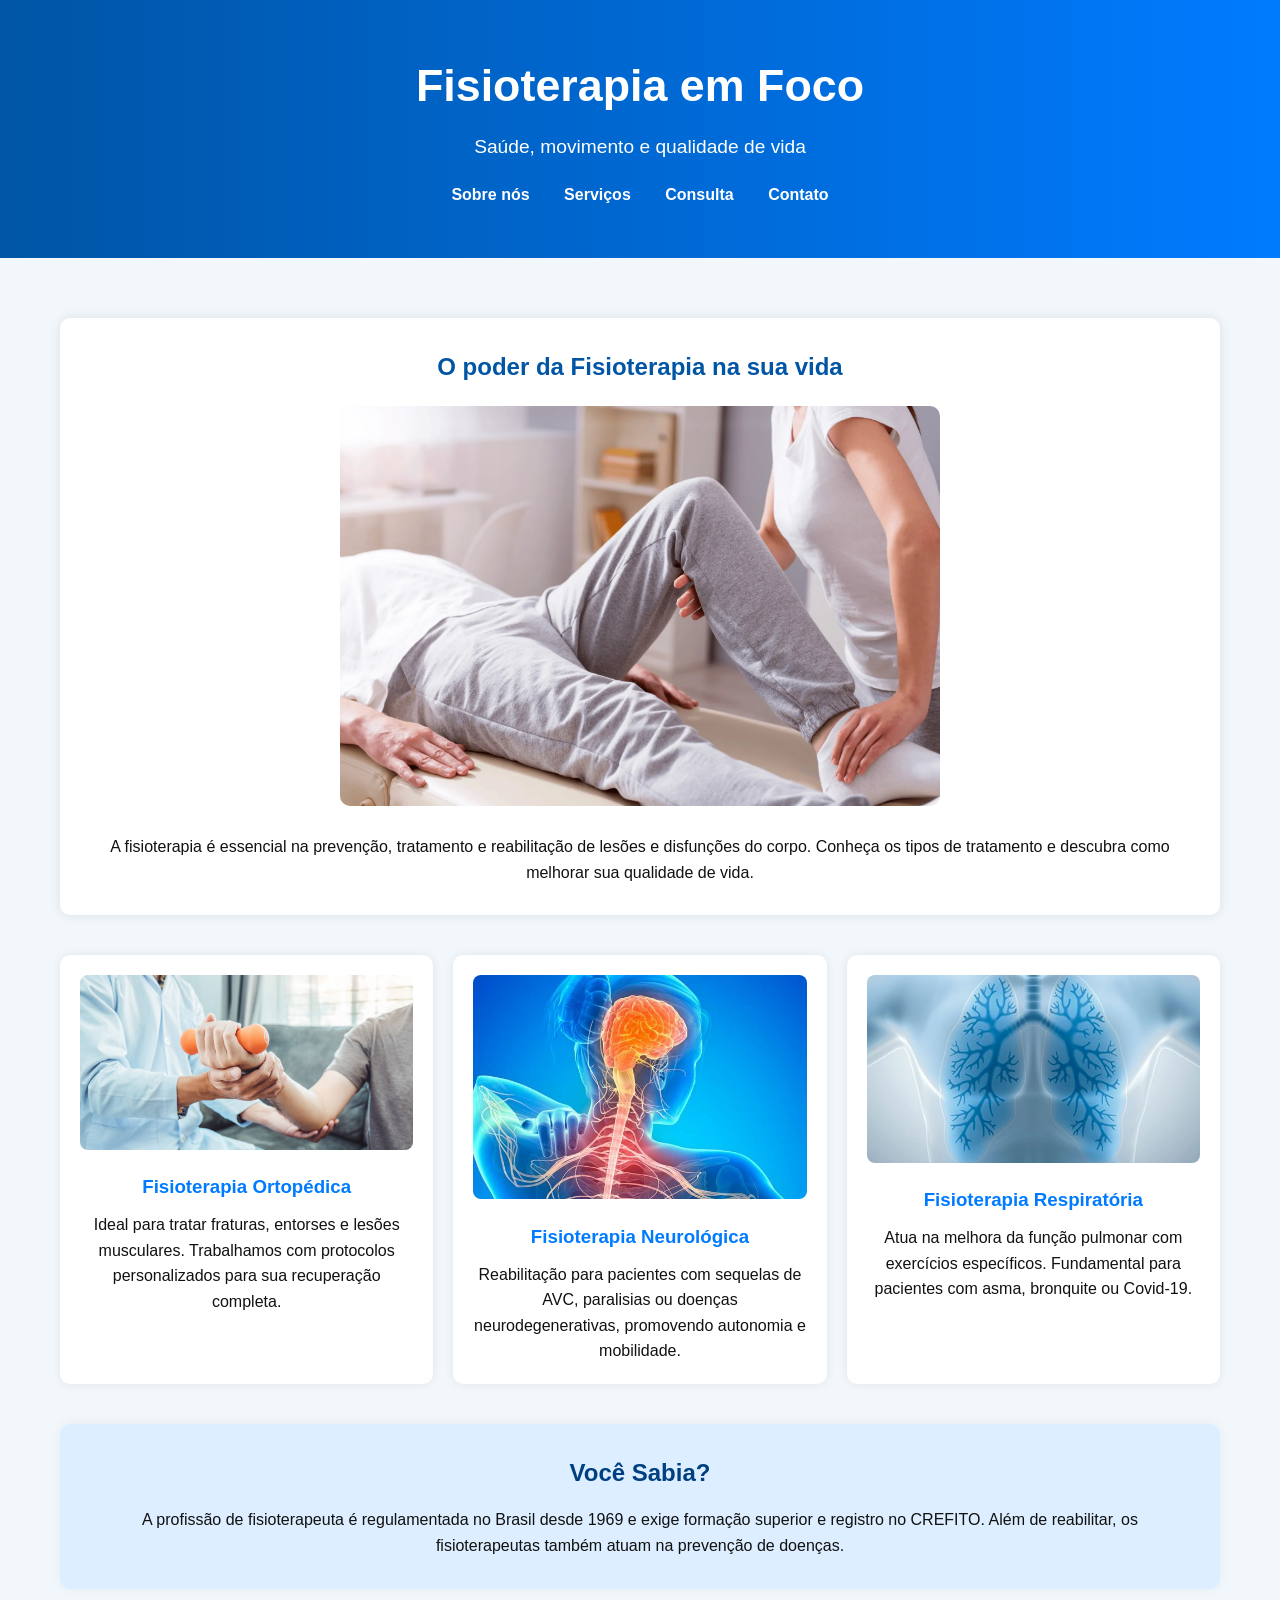
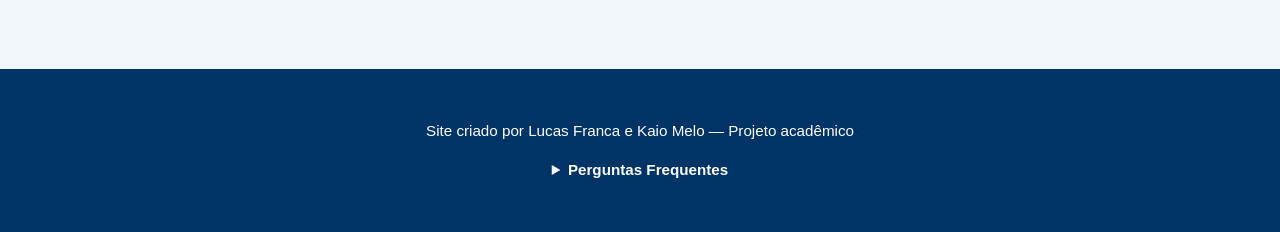
<file: index.html>
<!DOCTYPE html>
<html lang="pt-br">
<head>
  <meta charset="UTF-8" />
  <meta name="viewport" content="width=device-width, initial-scale=1.0" />
  <title>Fisioterapia em Foco</title>
  <link rel="stylesheet" href="css/estilo.css" />
</head>
<body>

  <header class="topo">
    <div class="container">
      <h1>Fisioterapia em Foco</h1>
      <p class="subtitulo">Saúde, movimento e qualidade de vida</p>
      <nav class="menu">
        <a href="quemsomos.html">Sobre nós</a>
        <a href="servicos.html">Serviços</a>
        <a href="consulta.html">Consulta</a>
        <a href="contato.html">Contato</a>
      </nav>
    </div>
  </header>

  <main class="container">

    <section class="destaque">
      <h2>O poder da Fisioterapia na sua vida</h2>
      <img src="imagens/reabilitacao.jpg" alt="Paciente em tratamento" />
      <p>
        A fisioterapia é essencial na prevenção, tratamento e reabilitação de lesões e disfunções do corpo. Conheça os tipos de tratamento e descubra como melhorar sua qualidade de vida.
      </p>
    </section>

    <section class="noticias">
      <article class="card">
        <img src="imagens/fisioterapia-ortopedica.jpg" alt="Fisioterapia Ortopédica" />
        <h3>Fisioterapia Ortopédica</h3>
        <p>Ideal para tratar fraturas, entorses e lesões musculares. Trabalhamos com protocolos personalizados para sua recuperação completa.</p>
      </article>

      <article class="card">
        <img src="imagens/fisiotrapia-neurologica.jpg" alt="Fisioterapia Neurológica" />
        <h3>Fisioterapia Neurológica</h3>
        <p>Reabilitação para pacientes com sequelas de AVC, paralisias ou doenças neurodegenerativas, promovendo autonomia e mobilidade.</p>
      </article>

      <article class="card">
        <img src="imagens/fisioterapia-respiratoria.jpg" alt="Fisioterapia Respiratória" />
        <h3>Fisioterapia Respiratória</h3>
        <p>Atua na melhora da função pulmonar com exercícios específicos. Fundamental para pacientes com asma, bronquite ou Covid-19.</p>
      </article>
    </section>

    <section class="sabia">
      <h2>Você Sabia?</h2>
      <p>
        A profissão de fisioterapeuta é regulamentada no Brasil desde 1969 e exige formação superior e registro no CREFITO. Além de reabilitar, os fisioterapeutas também atuam na prevenção de doenças.
      </p>
    </section>

  </main>

  <footer class="rodape">
    <div class="container">
      <p>Site criado por Lucas Franca e Kaio Melo — Projeto acadêmico</p>

      <details>
        <summary>Perguntas Frequentes</summary>
        <ul>
          <li>Como agendar uma consulta?</li>
          <li>Quais especialidades atendem?</li>
          <li>Atendem convênio?</li>
          <li>O que levar na primeira consulta?</li>
        </ul>
      </details>
    </div>
  </footer>

</body>
</html>
</file>
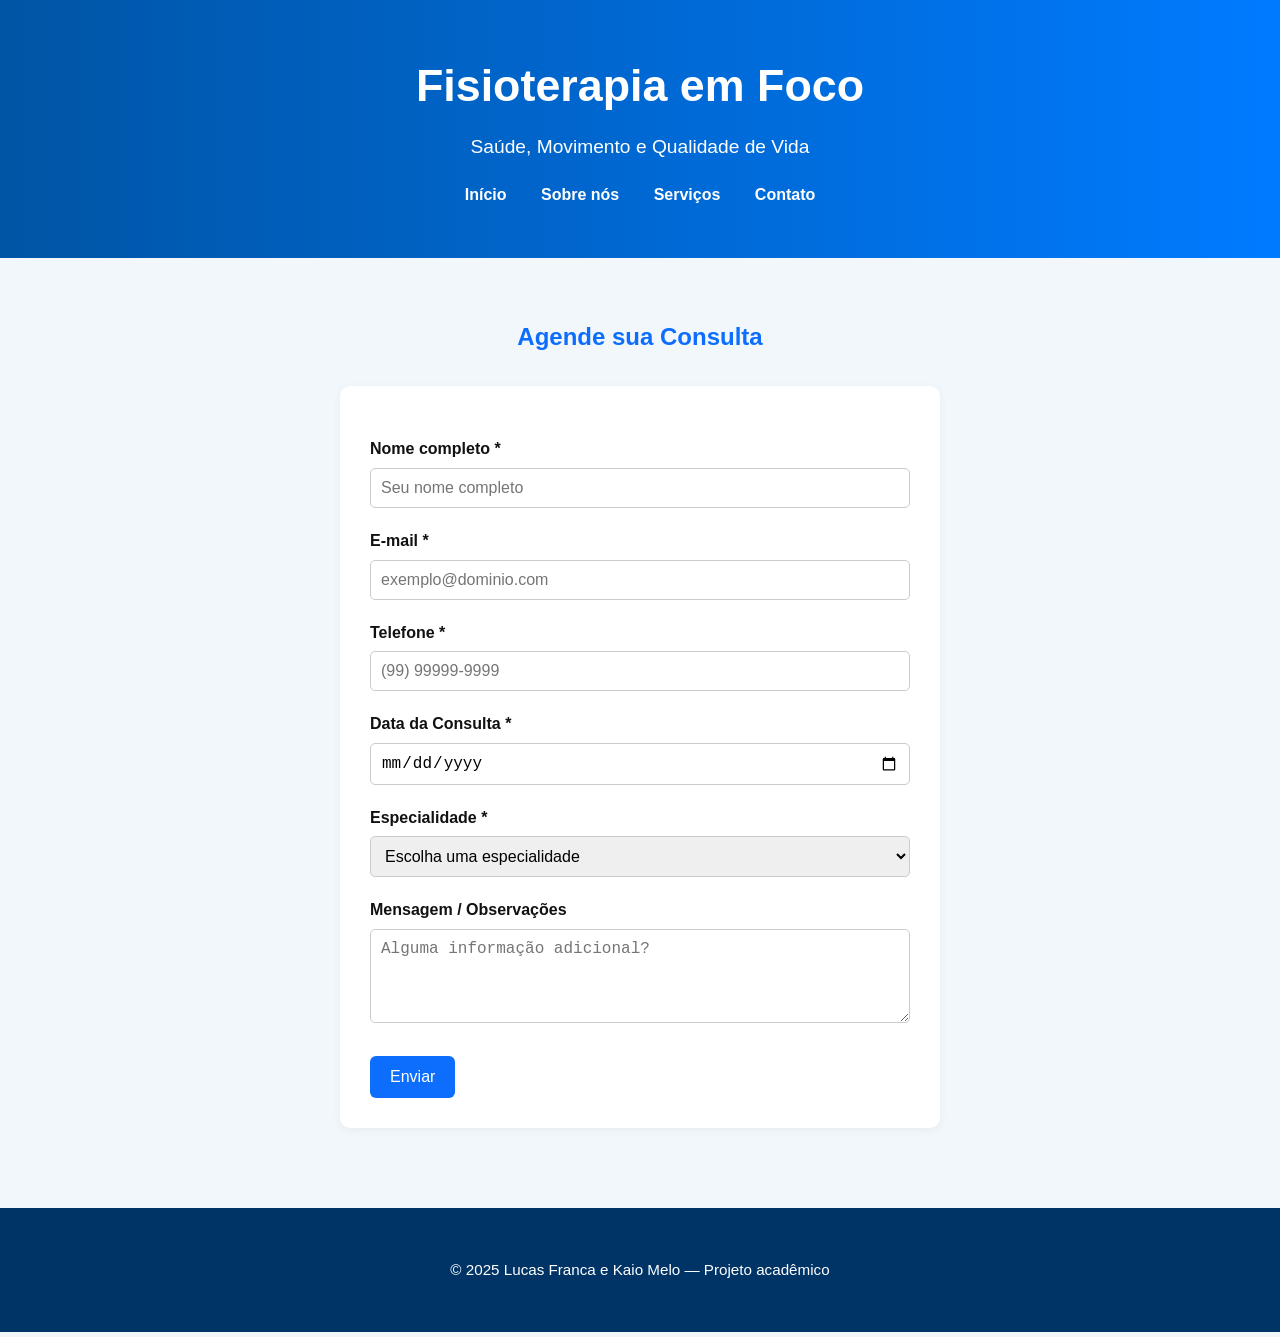
<file: consulta.html>
<!DOCTYPE html>
<html lang="pt-br">
<head>
  <meta charset="UTF-8" />
  <meta name="viewport" content="width=device-width, initial-scale=1" />
  <title>Agendar Consulta • Fisioterapia em Foco</title>

  <link rel="stylesheet" href="css/estilo.css" />
</head>
<body>

  <header class="topo">
    <div class="container">
      <h1>Fisioterapia em Foco</h1>
      <p class="subtitulo">Saúde, Movimento e Qualidade de Vida</p>

      <nav class="menu">
        <a href="index.html">Início</a>
        <a href="quemsomos.html">Sobre nós</a>
        <a href="servicos.html">Serviços</a>
        <a href="contato.html">Contato</a>
      </nav>
    </div>
  </header>

  <main class="container agenda-pagina">
    <h2>Agende sua Consulta</h2>

    <form class="agenda-formulario">
      <label for="nome">Nome completo *</label>
      <input type="text" id="nome" name="nome" required pattern="[A-Za-zÀ-ú\s]+" placeholder="Seu nome completo" />

      <label for="email">E-mail *</label>
      <input type="email" id="email" name="email" required placeholder="exemplo@dominio.com" />

      <label for="telefone">Telefone *</label>
      <input type="tel" id="telefone" name="telefone" required pattern="\d{10,11}" placeholder="(99) 99999-9999" />

      <label for="data">Data da Consulta *</label>
      <input type="date" id="data" name="data" required />

      <label for="especialidade">Especialidade *</label>
      <select id="especialidade" name="especialidade" required>
        <option value="" disabled selected>Escolha uma especialidade</option>
        <option value="ortopedica">Fisioterapia Ortopédica</option>
        <option value="neurologica">Fisioterapia Neurológica</option>
        <option value="respiratoria">Fisioterapia Respiratória</option>
        <option value="geriatrica">Fisioterapia Geriátrica</option>
        <option value="esportiva">Fisioterapia Esportiva</option>
      </select>

      <label for="mensagem">Mensagem / Observações</label>
      <textarea id="mensagem" name="mensagem" rows="4" placeholder="Alguma informação adicional?"></textarea>

      <button type="submit">Enviar</button>
    </form>
  </main>

  <footer class="rodape">
    <div class="container">
      &copy; 2025 Lucas Franca e Kaio Melo — Projeto acadêmico
    </div>
  </footer>

</body>
</html>
</file>
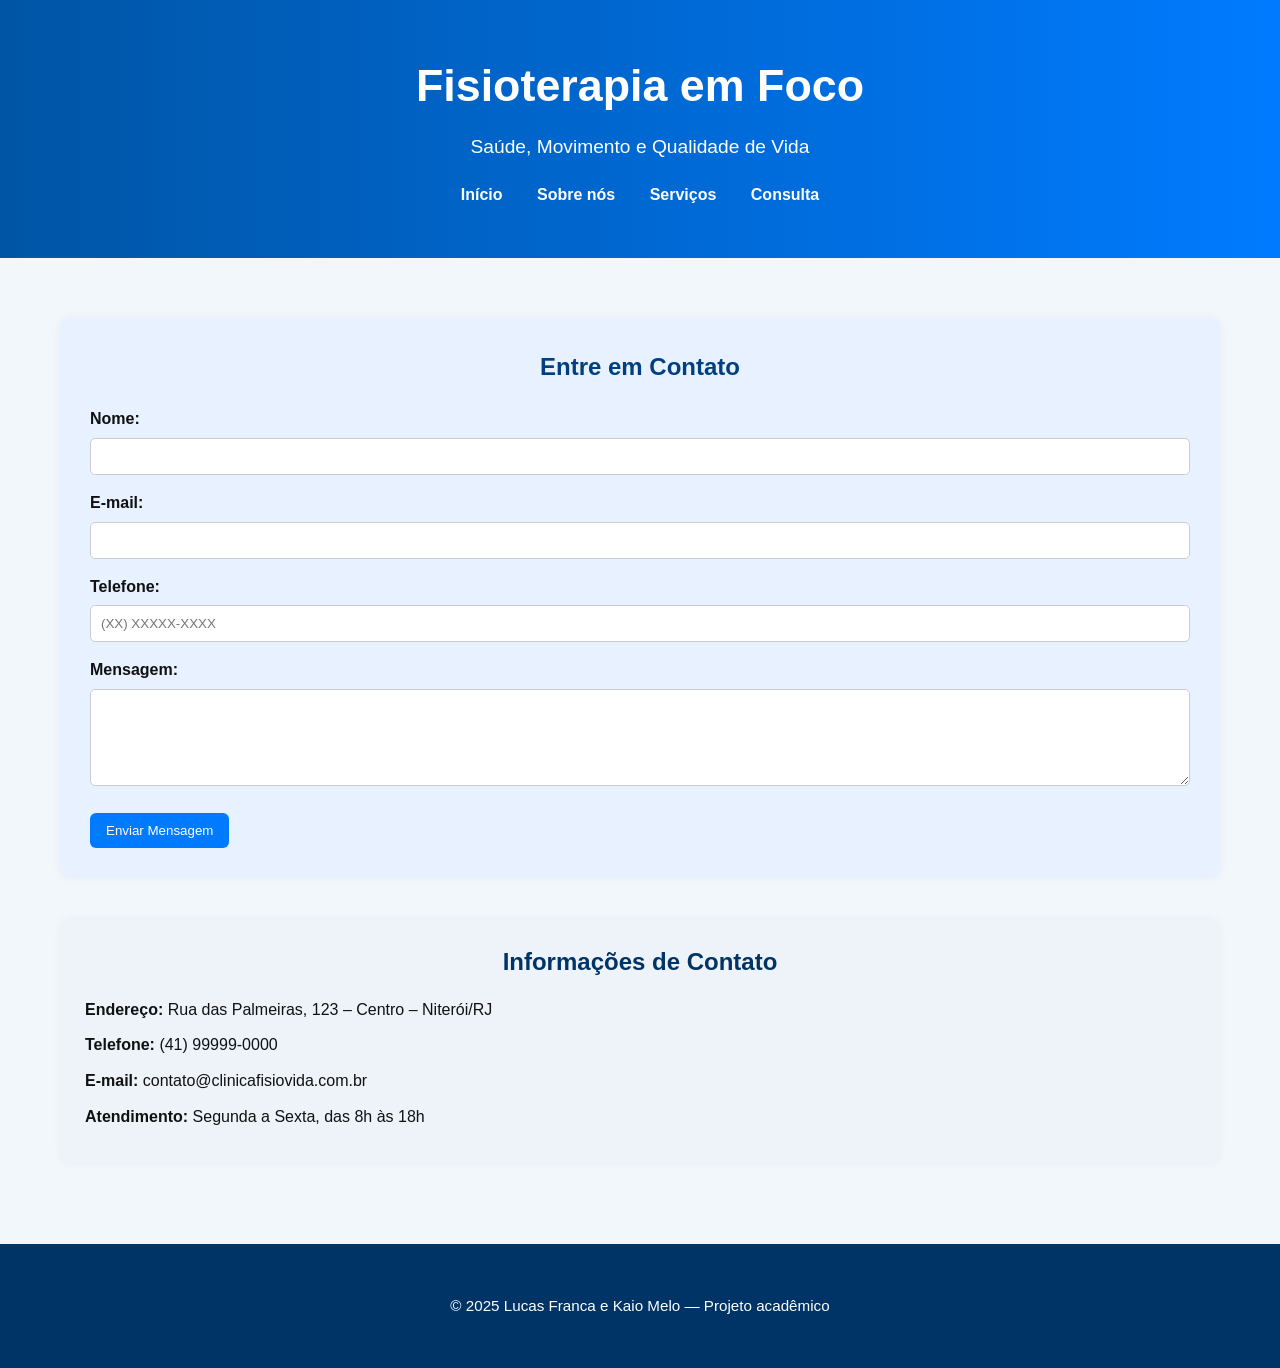
<file: contato.html>
<!DOCTYPE html>
<html lang="pt-br">
<head>
  <meta charset="UTF-8" />
  <meta name="viewport" content="width=device-width, initial-scale=1" />
  <title>Contato • Fisioterapia em Foco</title>

  <link rel="stylesheet" href="css/estilo.css" />
</head>
<body>

  <header class="topo">
    <div class="container">
      <h1>Fisioterapia em Foco</h1>
      <p class="subtitulo">Saúde, Movimento e Qualidade de Vida</p>

      <nav class="menu">
        <a href="index.html">Início</a>
        <a href="quemsomos.html">Sobre nós</a>
        <a href="servicos.html">Serviços</a>
        <a href="consulta.html">Consulta</a>
      </nav>
    </div>
  </header>

  <main class="container cont-pagina">

    <section class="cont-formulario">
      <h2>Entre em Contato</h2>
      <form>
        <label for="nome">Nome:</label>
        <input type="text" id="nome" name="nome" required />

        <label for="email">E-mail:</label>
        <input type="email" id="email" name="email" required />

        <label for="telefone">Telefone:</label>
        <input type="tel" id="telefone" name="telefone" placeholder="(XX) XXXXX-XXXX" required />

        <label for="mensagem">Mensagem:</label>
        <textarea id="mensagem" name="mensagem" rows="5" required></textarea>

        <button type="submit">Enviar Mensagem</button>
      </form>
    </section>

    <section class="cont-info">
      <h2>Informações de Contato</h2>
      <p><strong>Endereço:</strong> Rua das Palmeiras, 123 – Centro – Niterói/RJ</p>
      <p><strong>Telefone:</strong> (41) 99999-0000</p>
      <p><strong>E-mail:</strong> contato@clinicafisiovida.com.br</p>
      <p><strong>Atendimento:</strong> Segunda a Sexta, das 8h às 18h</p>
    </section>

  </main>

  <footer class="rodape">
    <div class="container">
      &copy; 2025 Lucas Franca e Kaio Melo — Projeto acadêmico
    </div>
  </footer>

</body>
</html>
</file>
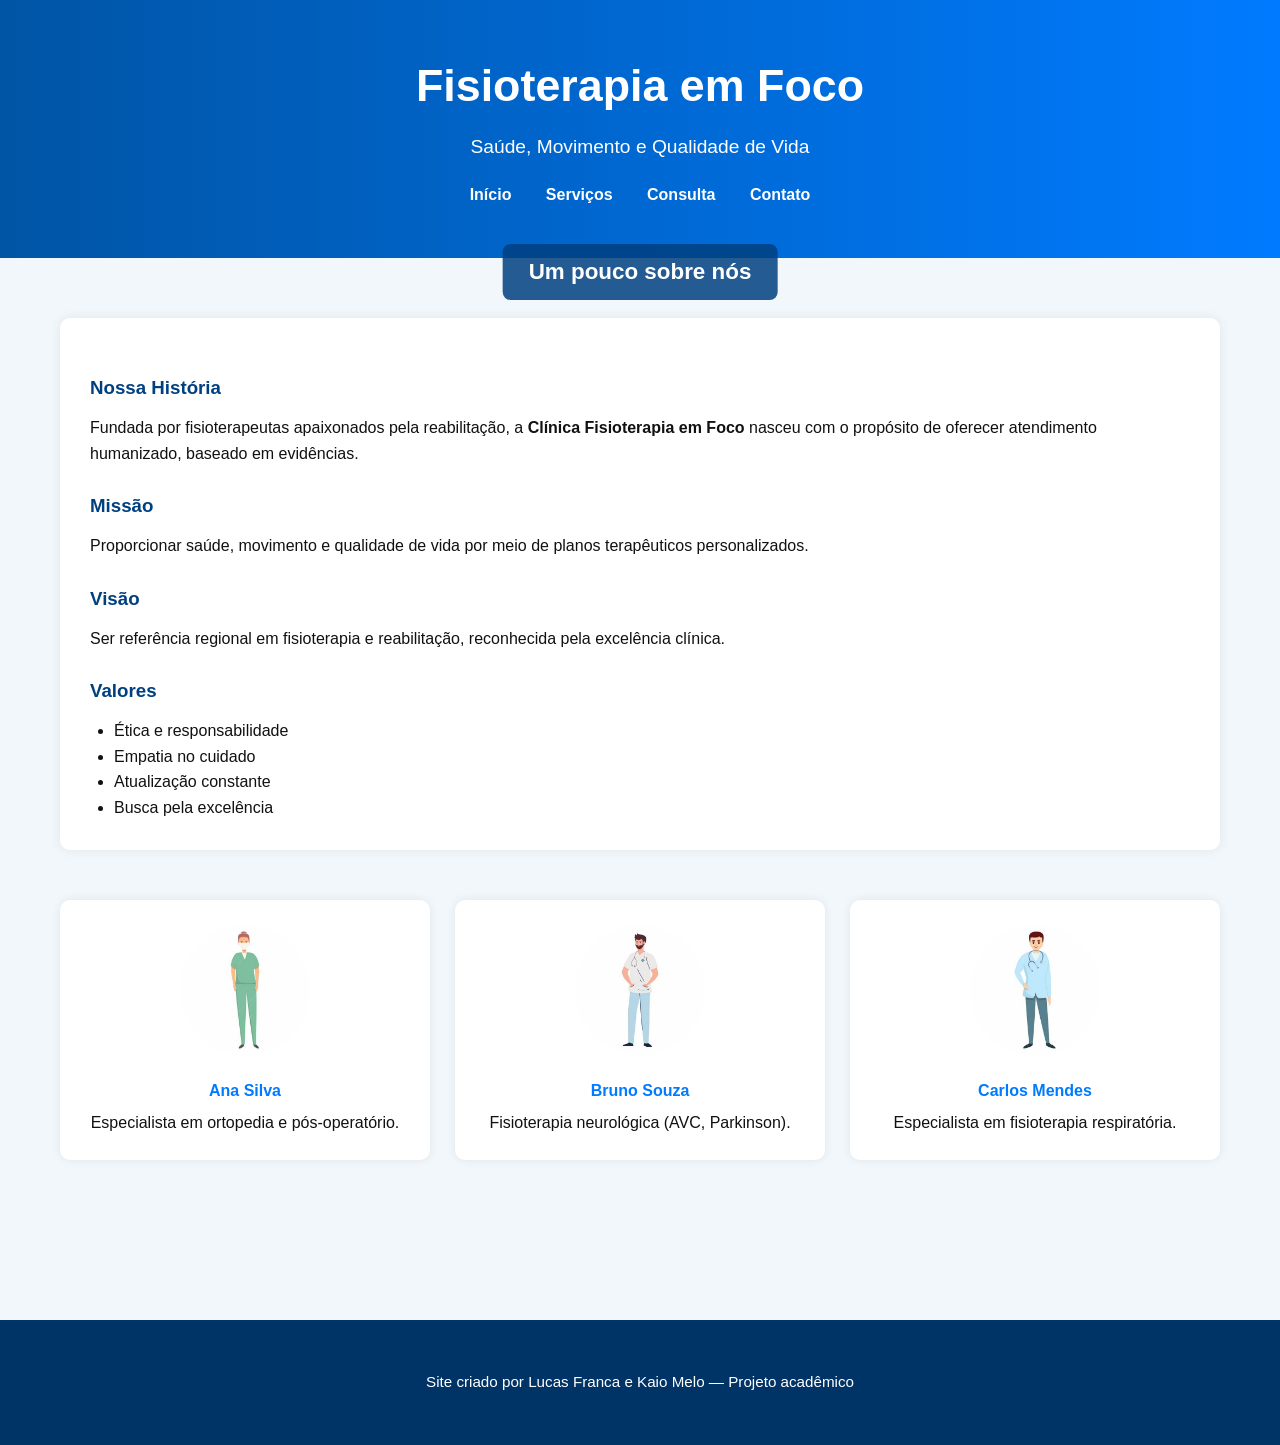
<file: quemsomos.html>
<!DOCTYPE html>
<html lang="pt-br">
<head>
  <meta charset="UTF-8" />
  <meta name="viewport" content="width=device-width, initial-scale=1.0" />
  <title>Quem Somos • Fisioterapia em Foco</title>
  
  <link rel="stylesheet" href="css/estilo.css" />
</head>
<body>

  <header class="topo">
    <div class="container">
      <h1>Fisioterapia em Foco</h1>
      <p class="subtitulo">Saúde, Movimento e Qualidade de Vida</p>

      <nav class="menu">
        <a href="index.html">Início</a>
        <a href="servicos.html">Serviços</a>
        <a href="consulta.html">Consulta</a>
        <a href="contato.html">Contato</a>
      </nav>
    </div>
  </header>

  <main class="container quem-somos">

    <section class="qs-hero">
      <h2>Um pouco sobre nós</h2>
    </section>

    <section class="qs-texto">
      <h3>Nossa História</h3>
      <p>Fundada por fisioterapeutas apaixonados pela reabilitação, a <strong>Clínica Fisioterapia em Foco</strong> nasceu com o propósito de oferecer atendimento humanizado, baseado em evidências.</p>

      <h3>Missão</h3>
      <p>Proporcionar saúde, movimento e qualidade de vida por meio de planos terapêuticos personalizados.</p>

      <h3>Visão</h3>
      <p>Ser referência regional em fisioterapia e reabilitação, reconhecida pela excelência clínica.</p>

      <h3>Valores</h3>
      <ul>
        <li>Ética e responsabilidade</li>
        <li>Empatia no cuidado</li>
        <li>Atualização constante</li>
        <li>Busca pela excelência</li>
      </ul>
    </section>

    <section class="qs-equipe">
      <article class="card eq-card">
        <img src="../imagens/mulher.jpg" alt="Fisioterapeuta Ana Silva">
        <h4>Ana Silva</h4>
        <p>Especialista em ortopedia e pós-operatório.</p>
      </article>

      <article class="card eq-card">
        <img src="../imagens/homem.jpg" alt="Fisioterapeuta Bruno Souza">
        <h4>Bruno Souza</h4>
        <p>Fisioterapia neurológica (AVC, Parkinson).</p>
      </article>

      <article class="card eq-card">
        <img src="../imagens/homem1.jpg" alt="Fisioterapeuta Carlos Mendes">
        <h4>Carlos Mendes</h4>
        <p>Especialista em fisioterapia respiratória.</p>
      </article>
    </section>

  </main>

  <footer class="rodape">
    <div class="container">
      Site criado por Lucas Franca e Kaio Melo — Projeto acadêmico
    </div>
  </footer>

</body>
</html>
</file>
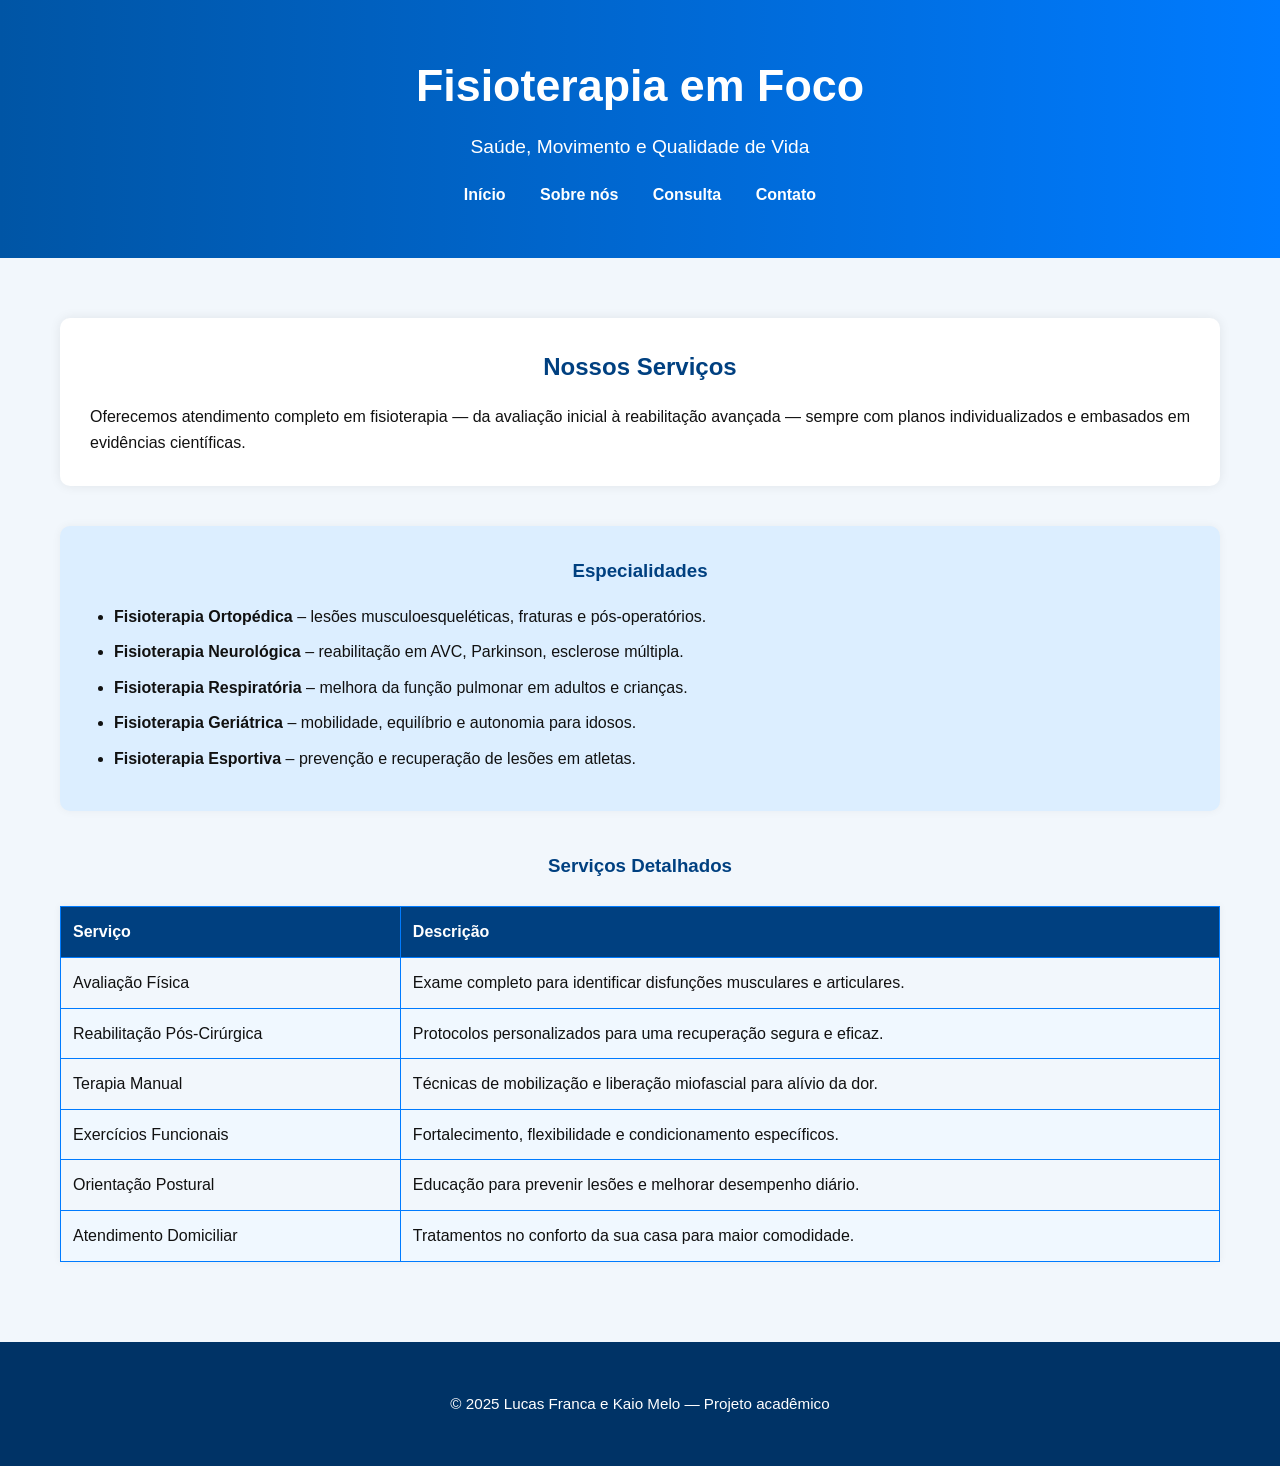
<file: servicos.html>
<!DOCTYPE html>
<html lang="pt-br">
<head>
  <meta charset="UTF-8" />
  <meta name="viewport" content="width=device-width, initial-scale=1.0" />
  <title>Serviços • Fisioterapia em Foco</title>

  <link rel="stylesheet" href="css/estilo.css" />
</head>
<body>

  <header class="topo">
    <div class="container">
      <h1>Fisioterapia em Foco</h1>
      <p class="subtitulo">Saúde, Movimento e Qualidade de Vida</p>

      <nav class="menu">
        <a href="index.html">Início</a>
        <a href="quemsomos.html">Sobre nós</a>
        <a href="consulta.html">Consulta</a>
        <a href="contato.html">Contato</a>
      </nav>
    </div>
  </header>

  <main class="container srv-page">

    <section class="srv-intro">
      <h2>Nossos Serviços</h2>
      <p>
        Oferecemos atendimento completo em fisioterapia — da avaliação inicial à reabilitação avançada —
        sempre com planos individualizados e embasados em evidências científicas.
      </p>
    </section>

    <section class="srv-especialidades">
      <h3>Especialidades</h3>
      <ul>
        <li><strong>Fisioterapia Ortopédica</strong> – lesões musculoesqueléticas, fraturas e pós-operatórios.</li>
        <li><strong>Fisioterapia Neurológica</strong> – reabilitação em AVC, Parkinson, esclerose múltipla.</li>
        <li><strong>Fisioterapia Respiratória</strong> – melhora da função pulmonar em adultos e crianças.</li>
        <li><strong>Fisioterapia Geriátrica</strong> – mobilidade, equilíbrio e autonomia para idosos.</li>
        <li><strong>Fisioterapia Esportiva</strong> – prevenção e recuperação de lesões em atletas.</li>
      </ul>
    </section>

    <section class="srv-tabela">
      <h3>Serviços Detalhados</h3>

      <table class="srv-table">
        <thead>
          <tr>
            <th>Serviço</th>
            <th>Descrição</th>
          </tr>
        </thead>
        <tbody>
          <tr>
            <td>Avaliação Física</td>
            <td>Exame completo para identificar disfunções musculares e articulares.</td>
          </tr>
          <tr>
            <td>Reabilitação Pós-Cirúrgica</td>
            <td>Protocolos personalizados para uma recuperação segura e eficaz.</td>
          </tr>
          <tr>
            <td>Terapia Manual</td>
            <td>Técnicas de mobilização e liberação miofascial para alívio da dor.</td>
          </tr>
          <tr>
            <td>Exercícios Funcionais</td>
            <td>Fortalecimento, flexibilidade e condicionamento específicos.</td>
          </tr>
          <tr>
            <td>Orientação Postural</td>
            <td>Educação para prevenir lesões e melhorar desempenho diário.</td>
          </tr>
          <tr>
            <td>Atendimento Domiciliar</td>
            <td>Tratamentos no conforto da sua casa para maior comodidade.</td>
          </tr>
        </tbody>
      </table>
    </section>

  </main>

  <footer class="rodape">
    <div class="container">
      &copy; 2025 Lucas Franca e Kaio Melo — Projeto acadêmico
    </div>
  </footer>

</body>
</html>
</file>
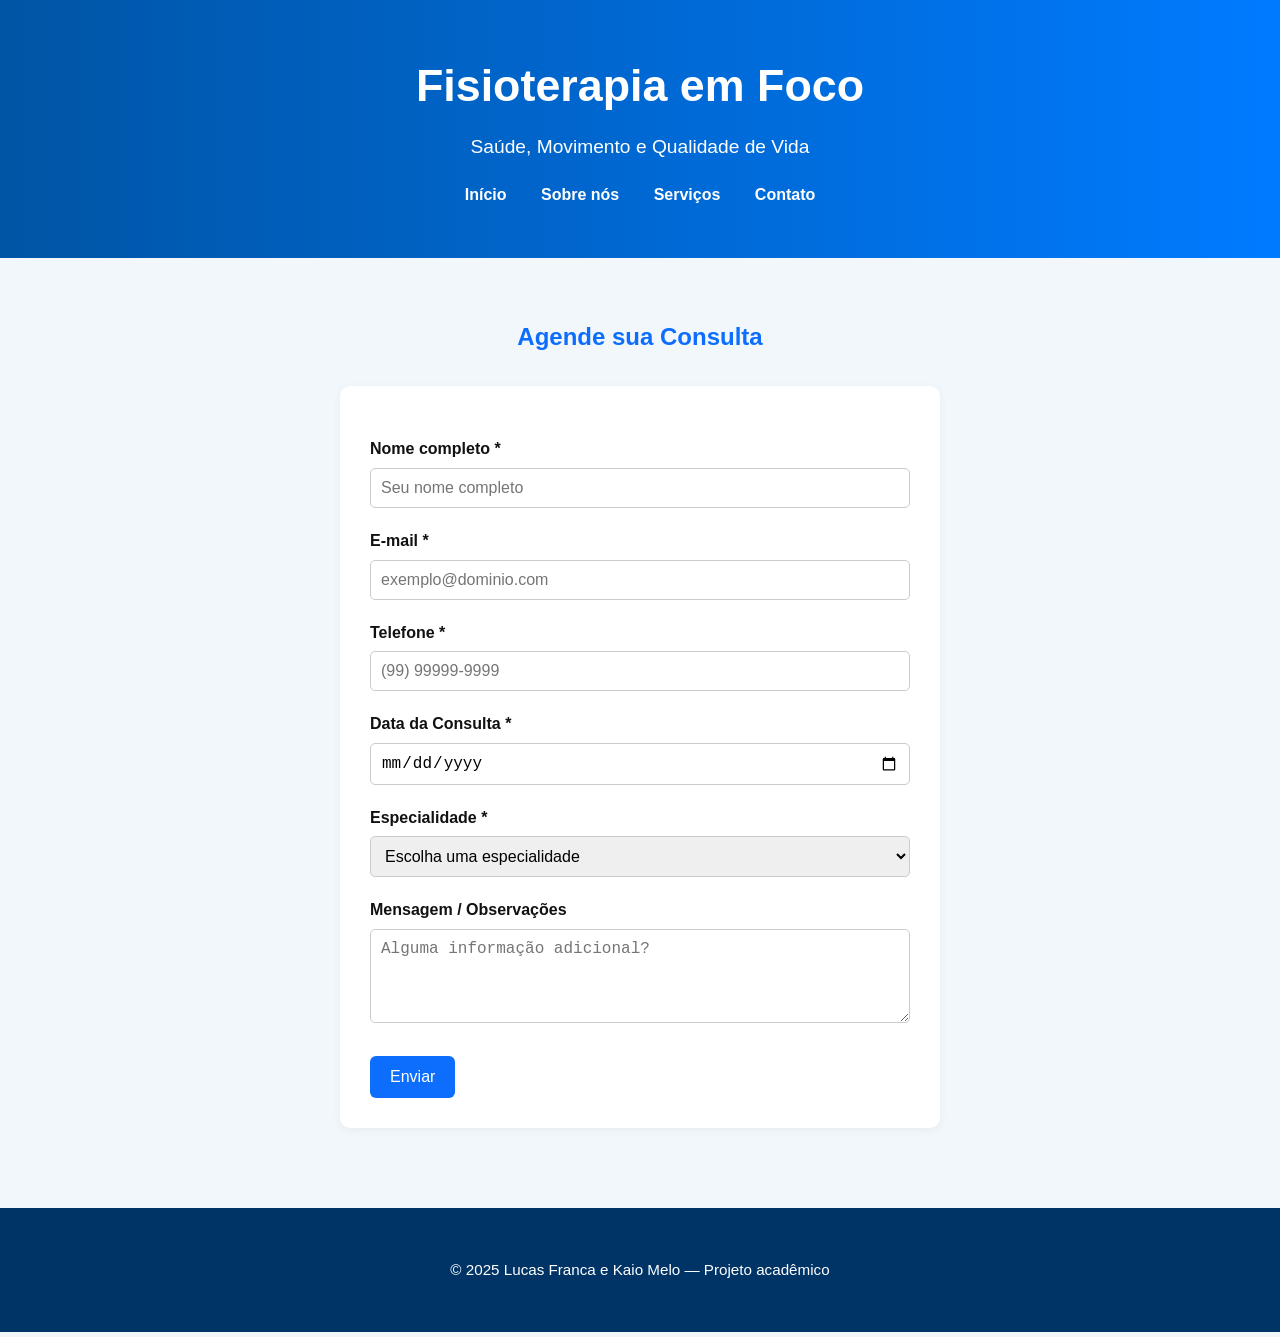
<file: html/consulta.html>
<!DOCTYPE html>
<html lang="pt-br">
<head>
  <meta charset="UTF-8" />
  <meta name="viewport" content="width=device-width, initial-scale=1" />
  <title>Agendar Consulta • Fisioterapia em Foco</title>

  <link rel="stylesheet" href="../css/estilo.css" />
</head>
<body>

  <header class="topo">
    <div class="container">
      <h1>Fisioterapia em Foco</h1>
      <p class="subtitulo">Saúde, Movimento e Qualidade de Vida</p>

      <nav class="menu">
        <a href="pagina-principal.html">Início</a>
        <a href="quemsomos.html">Sobre nós</a>
        <a href="servicos.html">Serviços</a>
        <a href="contato.html">Contato</a>
      </nav>
    </div>
  </header>

  <main class="container agenda-pagina">
    <h2>Agende sua Consulta</h2>

    <form class="agenda-formulario">
      <label for="nome">Nome completo *</label>
      <input type="text" id="nome" name="nome" required pattern="[A-Za-zÀ-ú\s]+" placeholder="Seu nome completo" />

      <label for="email">E-mail *</label>
      <input type="email" id="email" name="email" required placeholder="exemplo@dominio.com" />

      <label for="telefone">Telefone *</label>
      <input type="tel" id="telefone" name="telefone" required pattern="\d{10,11}" placeholder="(99) 99999-9999" />

      <label for="data">Data da Consulta *</label>
      <input type="date" id="data" name="data" required />

      <label for="especialidade">Especialidade *</label>
      <select id="especialidade" name="especialidade" required>
        <option value="" disabled selected>Escolha uma especialidade</option>
        <option value="ortopedica">Fisioterapia Ortopédica</option>
        <option value="neurologica">Fisioterapia Neurológica</option>
        <option value="respiratoria">Fisioterapia Respiratória</option>
        <option value="geriatrica">Fisioterapia Geriátrica</option>
        <option value="esportiva">Fisioterapia Esportiva</option>
      </select>

      <label for="mensagem">Mensagem / Observações</label>
      <textarea id="mensagem" name="mensagem" rows="4" placeholder="Alguma informação adicional?"></textarea>

      <button type="submit">Enviar</button>
    </form>
  </main>

  <footer class="rodape">
    <div class="container">
      &copy; 2025 Lucas Franca e Kaio Melo — Projeto acadêmico
    </div>
  </footer>

</body>
</html>
</file>
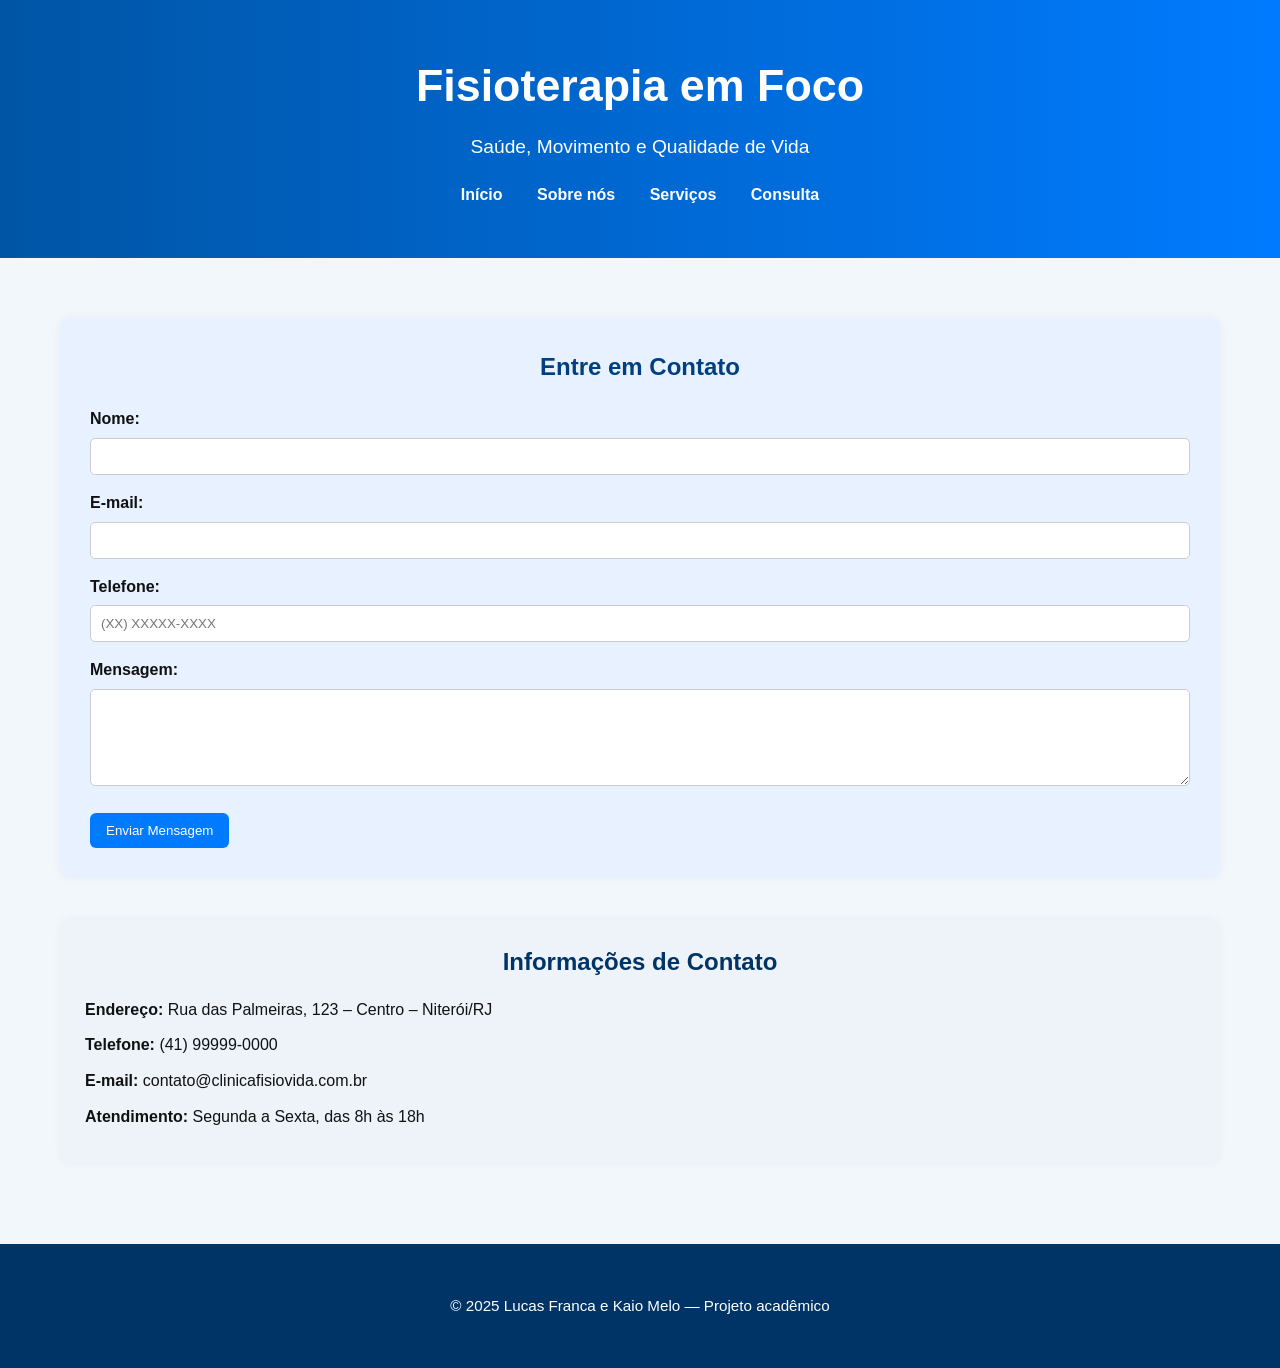
<file: html/contato.html>
<!DOCTYPE html>
<html lang="pt-br">
<head>
  <meta charset="UTF-8" />
  <meta name="viewport" content="width=device-width, initial-scale=1" />
  <title>Contato • Fisioterapia em Foco</title>

  <link rel="stylesheet" href="../css/estilo.css" />
</head>
<body>

  <header class="topo">
    <div class="container">
      <h1>Fisioterapia em Foco</h1>
      <p class="subtitulo">Saúde, Movimento e Qualidade de Vida</p>

      <nav class="menu">
        <a href="pagina-principal.html">Início</a>
        <a href="quemsomos.html">Sobre nós</a>
        <a href="servicos.html">Serviços</a>
        <a href="consulta.html">Consulta</a>
      </nav>
    </div>
  </header>

  <main class="container cont-pagina">

    <section class="cont-formulario">
      <h2>Entre em Contato</h2>
      <form>
        <label for="nome">Nome:</label>
        <input type="text" id="nome" name="nome" required />

        <label for="email">E-mail:</label>
        <input type="email" id="email" name="email" required />

        <label for="telefone">Telefone:</label>
        <input type="tel" id="telefone" name="telefone" placeholder="(XX) XXXXX-XXXX" required />

        <label for="mensagem">Mensagem:</label>
        <textarea id="mensagem" name="mensagem" rows="5" required></textarea>

        <button type="submit">Enviar Mensagem</button>
      </form>
    </section>

    <section class="cont-info">
      <h2>Informações de Contato</h2>
      <p><strong>Endereço:</strong> Rua das Palmeiras, 123 – Centro – Niterói/RJ</p>
      <p><strong>Telefone:</strong> (41) 99999-0000</p>
      <p><strong>E-mail:</strong> contato@clinicafisiovida.com.br</p>
      <p><strong>Atendimento:</strong> Segunda a Sexta, das 8h às 18h</p>
    </section>

  </main>

  <footer class="rodape">
    <div class="container">
      &copy; 2025 Lucas Franca e Kaio Melo — Projeto acadêmico
    </div>
  </footer>

</body>
</html>
</file>
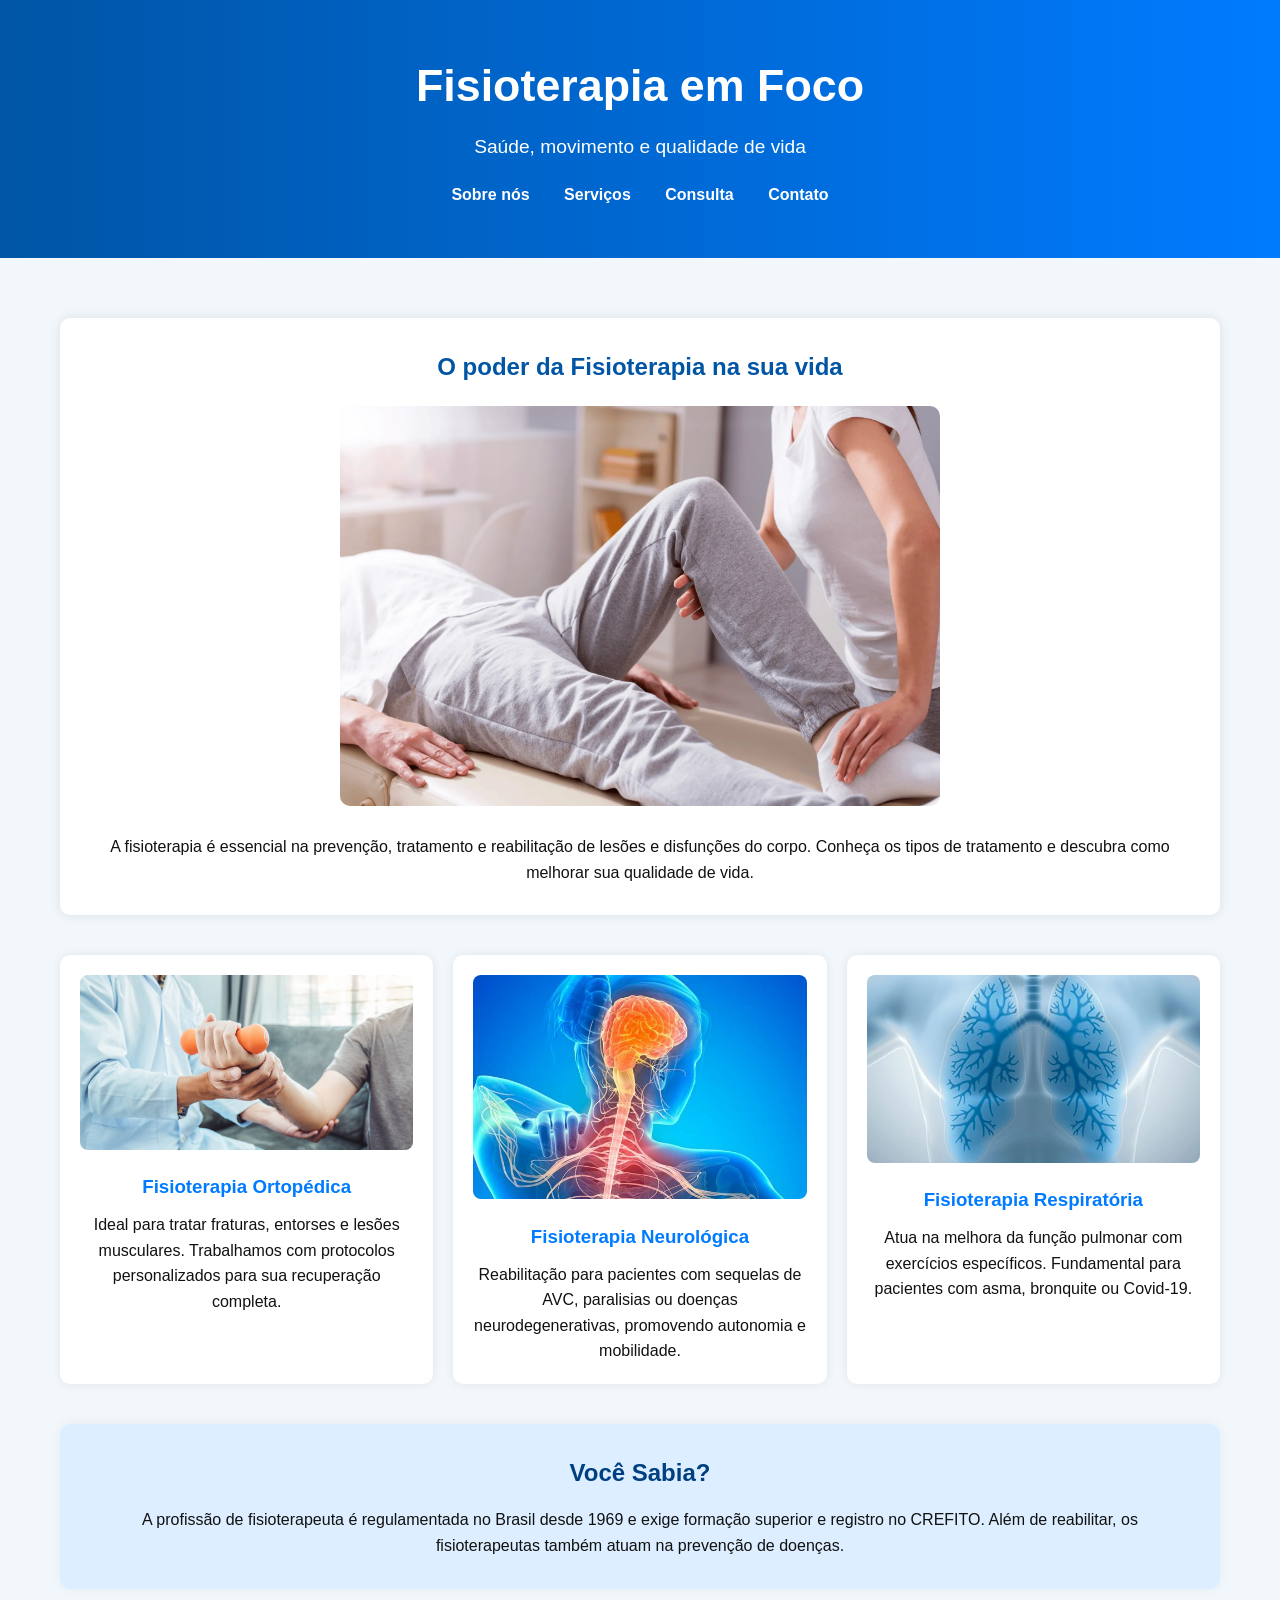
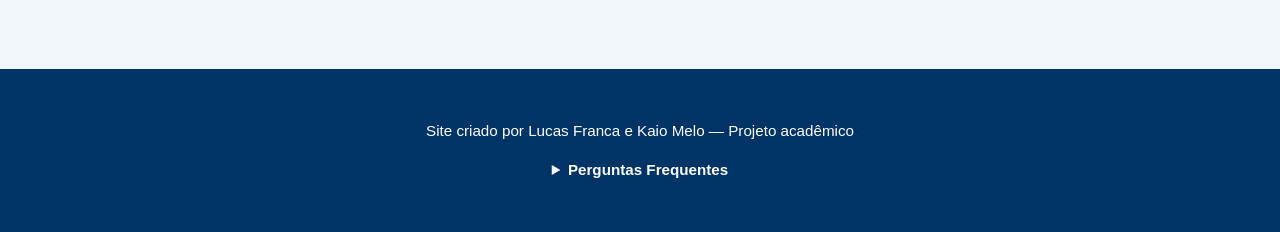
<file: html/pagina-principal.html>
<!DOCTYPE html>
<html lang="pt-br">
<head>
  <meta charset="UTF-8" />
  <meta name="viewport" content="width=device-width, initial-scale=1.0" />
  <title>Fisioterapia em Foco</title>
  <link rel="stylesheet" href="../css/estilo.css" />
</head>
<body>

  <header class="topo">
    <div class="container">
      <h1>Fisioterapia em Foco</h1>
      <p class="subtitulo">Saúde, movimento e qualidade de vida</p>
      <nav class="menu">
        <a href="quemsomos.html">Sobre nós</a>
        <a href="servicos.html">Serviços</a>
        <a href="consulta.html">Consulta</a>
        <a href="contato.html">Contato</a>
      </nav>
    </div>
  </header>

  <main class="container">

    <section class="destaque">
      <h2>O poder da Fisioterapia na sua vida</h2>
      <img src="../imagens/reabilitacao.jpg" alt="Paciente em tratamento" />
      <p>
        A fisioterapia é essencial na prevenção, tratamento e reabilitação de lesões e disfunções do corpo. Conheça os tipos de tratamento e descubra como melhorar sua qualidade de vida.
      </p>
    </section>

    <section class="noticias">
      <article class="card">
        <img src="../imagens/fisioterapia-ortopedica.jpg" alt="Fisioterapia Ortopédica" />
        <h3>Fisioterapia Ortopédica</h3>
        <p>Ideal para tratar fraturas, entorses e lesões musculares. Trabalhamos com protocolos personalizados para sua recuperação completa.</p>
      </article>

      <article class="card">
        <img src="../imagens/fisiotrapia-neurologica.jpg" alt="Fisioterapia Neurológica" />
        <h3>Fisioterapia Neurológica</h3>
        <p>Reabilitação para pacientes com sequelas de AVC, paralisias ou doenças neurodegenerativas, promovendo autonomia e mobilidade.</p>
      </article>

      <article class="card">
        <img src="../imagens/fisioterapia-respiratoria.jpg" alt="Fisioterapia Respiratória" />
        <h3>Fisioterapia Respiratória</h3>
        <p>Atua na melhora da função pulmonar com exercícios específicos. Fundamental para pacientes com asma, bronquite ou Covid-19.</p>
      </article>
    </section>

    <section class="sabia">
      <h2>Você Sabia?</h2>
      <p>
        A profissão de fisioterapeuta é regulamentada no Brasil desde 1969 e exige formação superior e registro no CREFITO. Além de reabilitar, os fisioterapeutas também atuam na prevenção de doenças.
      </p>
    </section>

  </main>

  <footer class="rodape">
    <div class="container">
      <p>Site criado por Lucas Franca e Kaio Melo — Projeto acadêmico</p>

      <details>
        <summary>Perguntas Frequentes</summary>
        <ul>
          <li>Como agendar uma consulta?</li>
          <li>Quais especialidades atendem?</li>
          <li>Atendem convênio?</li>
          <li>O que levar na primeira consulta?</li>
        </ul>
      </details>
    </div>
  </footer>

</body>
</html>
</file>
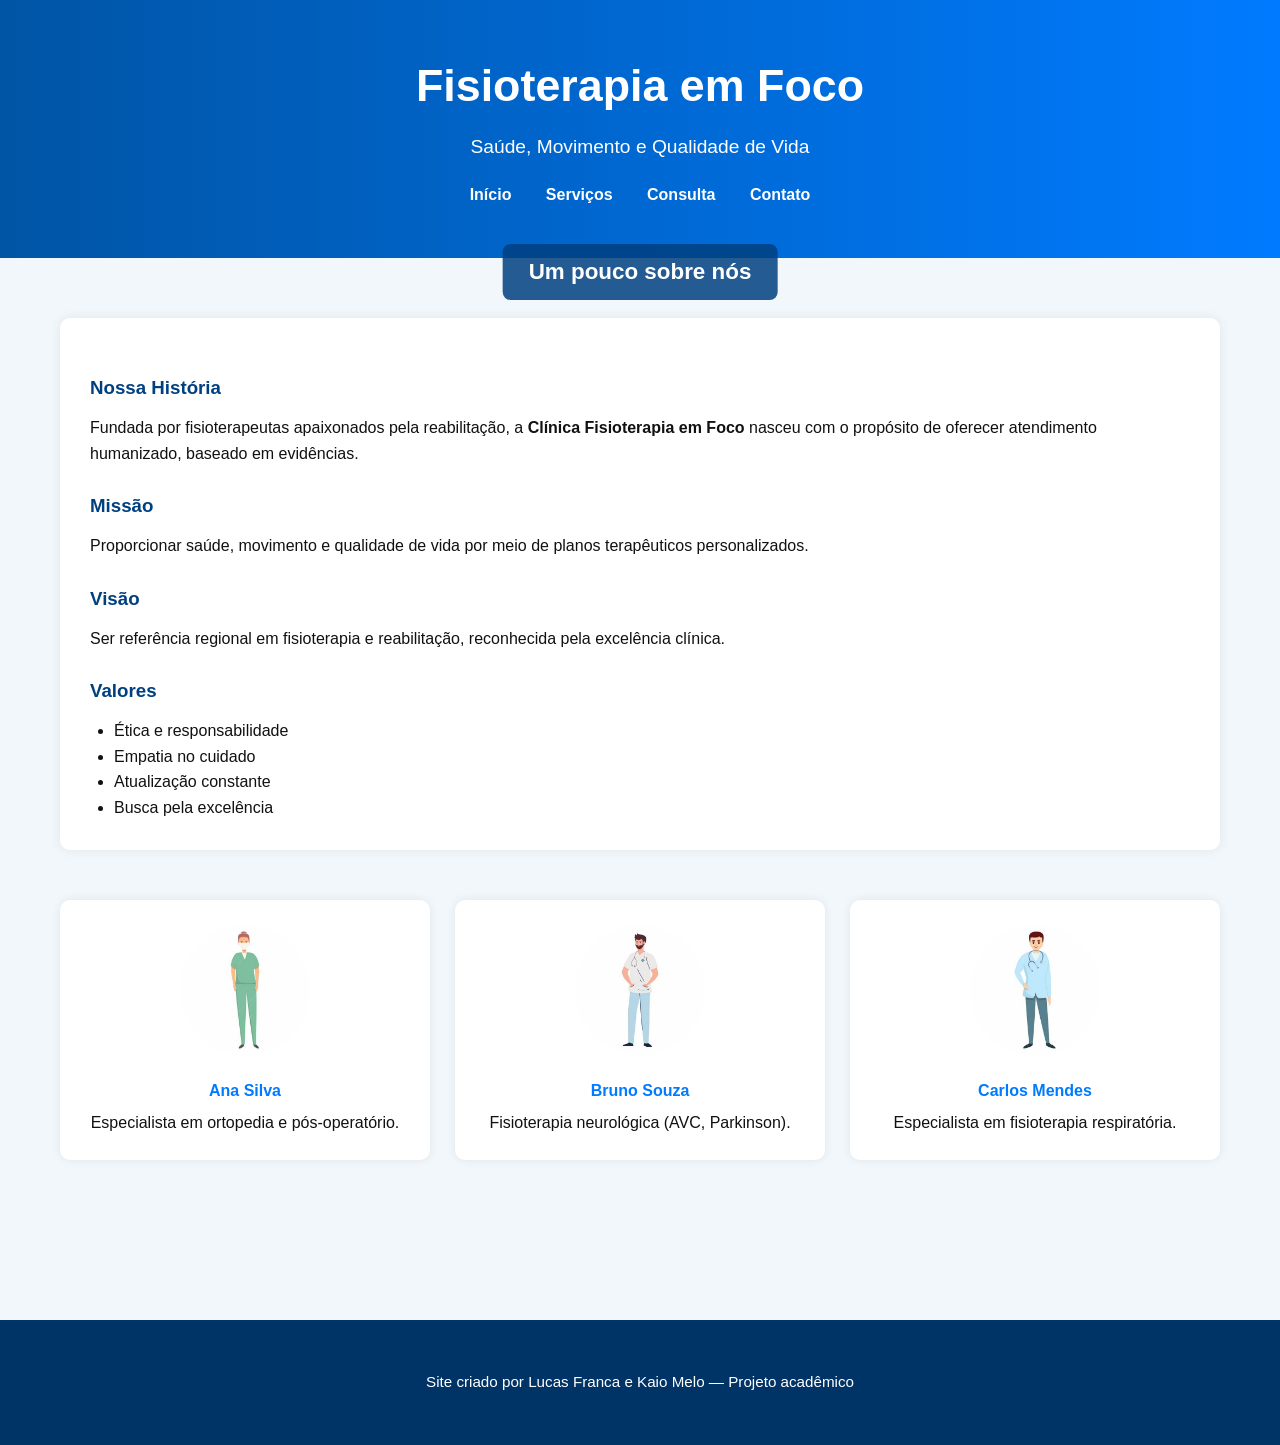
<file: html/quemsomos.html>
<!DOCTYPE html>
<html lang="pt-br">
<head>
  <meta charset="UTF-8" />
  <meta name="viewport" content="width=device-width, initial-scale=1.0" />
  <title>Quem Somos • Fisioterapia em Foco</title>
  
  <link rel="stylesheet" href="../css/estilo.css" />
</head>
<body>

  <header class="topo">
    <div class="container">
      <h1>Fisioterapia em Foco</h1>
      <p class="subtitulo">Saúde, Movimento e Qualidade de Vida</p>

      <nav class="menu">
        <a href="pagina-principal.html">Início</a>
        <a href="servicos.html">Serviços</a>
        <a href="consulta.html">Consulta</a>
        <a href="contato.html">Contato</a>
      </nav>
    </div>
  </header>

  <main class="container quem-somos">

    <section class="qs-hero">
      <h2>Um pouco sobre nós</h2>
    </section>

    <section class="qs-texto">
      <h3>Nossa História</h3>
      <p>Fundada por fisioterapeutas apaixonados pela reabilitação, a <strong>Clínica Fisioterapia em Foco</strong> nasceu com o propósito de oferecer atendimento humanizado, baseado em evidências.</p>

      <h3>Missão</h3>
      <p>Proporcionar saúde, movimento e qualidade de vida por meio de planos terapêuticos personalizados.</p>

      <h3>Visão</h3>
      <p>Ser referência regional em fisioterapia e reabilitação, reconhecida pela excelência clínica.</p>

      <h3>Valores</h3>
      <ul>
        <li>Ética e responsabilidade</li>
        <li>Empatia no cuidado</li>
        <li>Atualização constante</li>
        <li>Busca pela excelência</li>
      </ul>
    </section>

    <section class="qs-equipe">
      <article class="card eq-card">
        <img src="../imagens/mulher.jpg" alt="Fisioterapeuta Ana Silva">
        <h4>Ana Silva</h4>
        <p>Especialista em ortopedia e pós-operatório.</p>
      </article>

      <article class="card eq-card">
        <img src="../imagens/homem.jpg" alt="Fisioterapeuta Bruno Souza">
        <h4>Bruno Souza</h4>
        <p>Fisioterapia neurológica (AVC, Parkinson).</p>
      </article>

      <article class="card eq-card">
        <img src="../imagens/homem1.jpg" alt="Fisioterapeuta Carlos Mendes">
        <h4>Carlos Mendes</h4>
        <p>Especialista em fisioterapia respiratória.</p>
      </article>
    </section>

  </main>

  <footer class="rodape">
    <div class="container">
      Site criado por Lucas Franca e Kaio Melo — Projeto acadêmico
    </div>
  </footer>

</body>
</html>
</file>
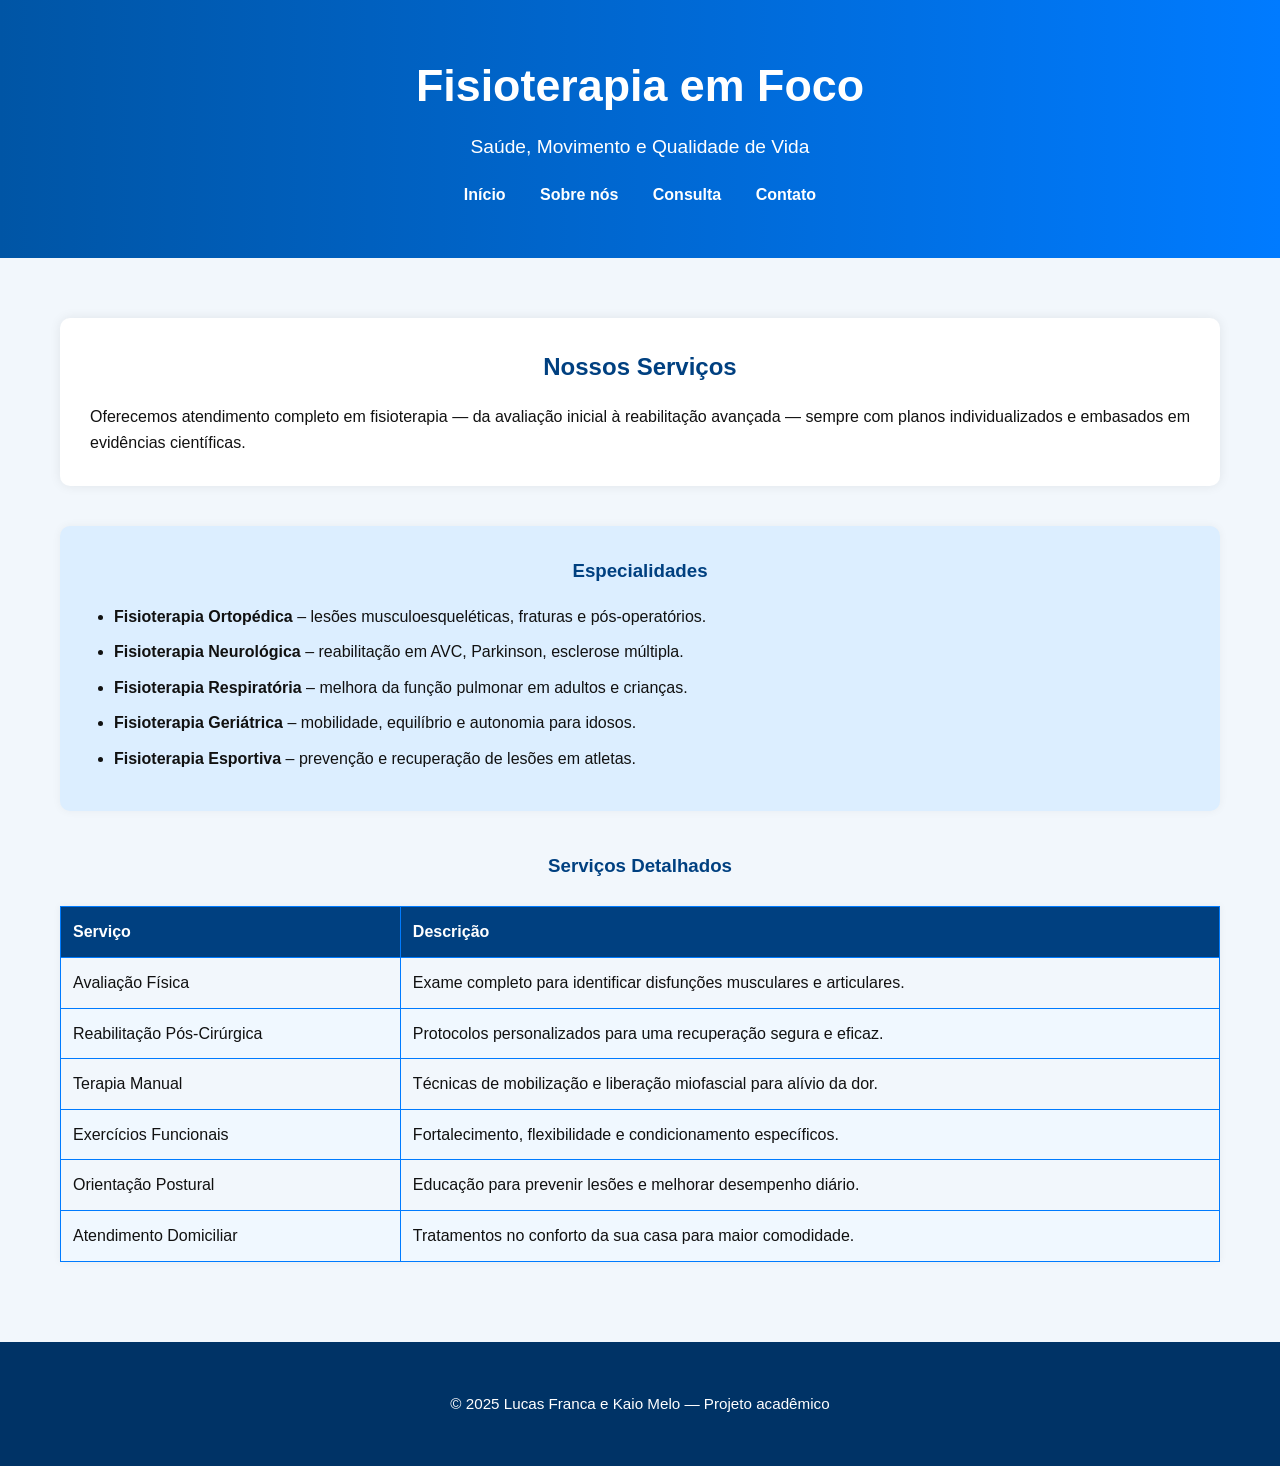
<file: html/servicos.html>
<!DOCTYPE html>
<html lang="pt-br">
<head>
  <meta charset="UTF-8" />
  <meta name="viewport" content="width=device-width, initial-scale=1.0" />
  <title>Serviços • Fisioterapia em Foco</title>

  <link rel="stylesheet" href="../css/estilo.css" />
</head>
<body>

  <header class="topo">
    <div class="container">
      <h1>Fisioterapia em Foco</h1>
      <p class="subtitulo">Saúde, Movimento e Qualidade de Vida</p>

      <nav class="menu">
        <a href="pagina-principal.html">Início</a>
        <a href="quemsomos.html">Sobre nós</a>
        <a href="consulta.html">Consulta</a>
        <a href="contato.html">Contato</a>
      </nav>
    </div>
  </header>

  <main class="container srv-page">

    <section class="srv-intro">
      <h2>Nossos Serviços</h2>
      <p>
        Oferecemos atendimento completo em fisioterapia — da avaliação inicial à reabilitação avançada —
        sempre com planos individualizados e embasados em evidências científicas.
      </p>
    </section>

    <section class="srv-especialidades">
      <h3>Especialidades</h3>
      <ul>
        <li><strong>Fisioterapia Ortopédica</strong> – lesões musculoesqueléticas, fraturas e pós-operatórios.</li>
        <li><strong>Fisioterapia Neurológica</strong> – reabilitação em AVC, Parkinson, esclerose múltipla.</li>
        <li><strong>Fisioterapia Respiratória</strong> – melhora da função pulmonar em adultos e crianças.</li>
        <li><strong>Fisioterapia Geriátrica</strong> – mobilidade, equilíbrio e autonomia para idosos.</li>
        <li><strong>Fisioterapia Esportiva</strong> – prevenção e recuperação de lesões em atletas.</li>
      </ul>
    </section>

    <section class="srv-tabela">
      <h3>Serviços Detalhados</h3>

      <table class="srv-table">
        <thead>
          <tr>
            <th>Serviço</th>
            <th>Descrição</th>
          </tr>
        </thead>
        <tbody>
          <tr>
            <td>Avaliação Física</td>
            <td>Exame completo para identificar disfunções musculares e articulares.</td>
          </tr>
          <tr>
            <td>Reabilitação Pós-Cirúrgica</td>
            <td>Protocolos personalizados para uma recuperação segura e eficaz.</td>
          </tr>
          <tr>
            <td>Terapia Manual</td>
            <td>Técnicas de mobilização e liberação miofascial para alívio da dor.</td>
          </tr>
          <tr>
            <td>Exercícios Funcionais</td>
            <td>Fortalecimento, flexibilidade e condicionamento específicos.</td>
          </tr>
          <tr>
            <td>Orientação Postural</td>
            <td>Educação para prevenir lesões e melhorar desempenho diário.</td>
          </tr>
          <tr>
            <td>Atendimento Domiciliar</td>
            <td>Tratamentos no conforto da sua casa para maior comodidade.</td>
          </tr>
        </tbody>
      </table>
    </section>

  </main>

  <footer class="rodape">
    <div class="container">
      &copy; 2025 Lucas Franca e Kaio Melo — Projeto acadêmico
    </div>
  </footer>

</body>
</html>
</file>
<file: css/estilo.css>
* {
  margin: 0;
  padding: 0;
  box-sizing: border-box;
}

body {
  font-family: 'Segoe UI', Tahoma, Geneva, Verdana, sans-serif;
  background: #f2f7fc;
  color: #111;
  line-height: 1.6;
}

.container {
  max-width: 1200px;
  margin: 0 auto;
  padding: 20px;
}

.topo {
  background: linear-gradient(to right, #0055a5, #007BFF);
  color: white;
  padding: 30px 0;
  text-align: center;
}

.topo h1 {
  font-size: 2.8rem;
  margin-bottom: 10px;
}

.subtitulo {
  font-size: 1.2rem;
  margin-bottom: 20px;
}

.menu a {
  color: white;
  text-decoration: none;
  margin: 0 15px;
  font-weight: bold;
  transition: 0.3s;
}

.menu a:hover {
  text-decoration: underline;
}

.destaque {
  margin-top: 40px;
  background: white;
  padding: 30px;
  border-radius: 10px;
  box-shadow: 0 0 12px rgba(0,0,0,0.1);
  text-align: center;
}

.destaque h2 {
  color: #0055a5;
  margin-bottom: 20px;
}

.destaque img {
  width: 100%;
  max-width: 600px;
  border-radius: 10px;
  margin-bottom: 20px;
}

.noticias {
  display: flex;
  gap: 20px;
  flex-wrap: wrap;
  margin-top: 40px;
}

.card {
  flex: 1 1 300px;
  background: white;
  border-radius: 10px;
  box-shadow: 0 0 10px rgba(0,0,0,0.08);
  padding: 20px;
  text-align: center;
}

.card img {
  width: 100%;
  border-radius: 8px;
  margin-bottom: 15px;
}

.card h3 {
  color: #007BFF;
  margin-bottom: 10px;
}

.sabia {
  background: #dceeff;
  padding: 30px;
  margin-top: 40px;
  border-radius: 10px;
  box-shadow: 0 0 12px rgba(0,0,0,0.05);
  text-align: center;
}

.sabia h2 {
  color: #004080;
  margin-bottom: 15px;
}

.rodape {
  background: #003366;
  color: white;
  text-align: center;
  padding: 30px 20px;
  margin-top: 60px;
  font-size: 0.95rem;
}

details summary {
  cursor: pointer;
  margin-top: 15px;
  font-weight: bold;
}

details ul {
  margin-top: 10px;
  list-style: inside;
  padding-left: 0;
}

details li {
  margin-bottom: 6px;
}

@media (max-width: 768px) {
  .noticias {
    flex-direction: column;
  }

  .topo h1 {
    font-size: 2rem;
  }

  .subtitulo {
    font-size: 1rem;
  }
}

/*===  ESTILOS EXCLUSIVOS • PÁGINA “QUEM SOMOS” (qs-) ===*/

.ativo { text-decoration: underline; }

.qs-hero { position: relative; margin-top: 40px; }
.qs-hero img {
  width: 100%; max-height: 320px; object-fit: cover;
  border-radius: 10px; box-shadow: 0 0 12px rgba(0,0,0,.12);
}
.qs-hero h2 {
  position: absolute; bottom: 18px; left: 50%; transform: translateX(-50%);
  background: rgba(0,64,128,.85); color:#fff; padding: 10px 26px;
  border-radius: 8px; font-size: 1.4rem;
}

.qs-texto {
  background:#fff; padding: 30px; border-radius:10px;
  box-shadow:0 0 12px rgba(0,0,0,.08); margin-top:40px;
}
.qs-texto h3 { color:#004080; margin:25px 0 12px; }
.qs-texto ul { margin-left:24px; }

.qs-equipe {
  display:grid; grid-template-columns:repeat(auto-fit,minmax(260px,1fr));
  gap:25px; margin:50px 0 80px;
}
.eq-card { padding:25px; transition:.3s; cursor:default; }
.eq-card:hover { transform:translateY(-6px); box-shadow:0 8px 18px rgba(0,0,0,.12); }
.eq-card img {
  width:130px; height:130px; object-fit:cover; border-radius:50%; margin-bottom:15px;
}
.eq-card h4 { color:#007BFF; margin-bottom:6px; }

@media (max-width:600px){
  .qs-hero h2{font-size:1.1rem;padding:8px 18px;}
}

/*===  ESTILOS EXCLUSIVOS • PÁGINA “SERVIÇOS” (srv-)  === */

.ativo { text-decoration: underline; }

.srv-page h2,
.srv-page h3 { color:#004080; text-align:center; margin-bottom:18px; }

.srv-intro {
  background:#fff; padding:30px; border-radius:10px;
  box-shadow:0 0 12px rgba(0,0,0,.08); margin-top:40px;
}
.srv-intro p { text-align:justify; }

.srv-especialidades {
  background:#dceeff; padding:30px; border-radius:10px;
  box-shadow:0 0 10px rgba(0,0,0,.05); margin:40px 0;
}
.srv-especialidades ul { margin-left:24px; }
.srv-especialidades li { margin-bottom:10px; line-height:1.6; }

.srv-table {
  width:100%; border-collapse:collapse; margin-top:25px;
  box-shadow:0 0 8px rgba(0,0,0,.05);
}
.srv-table th,
.srv-table td {
  border:1px solid #007BFF; padding:12px; text-align:left;
}
.srv-table th { background:#004080; color:#fff; }
.srv-table tr:nth-child(even){ background:#f0f8ff; }

.srv-table tbody tr:hover {
  background:#e0ecff;
  transition:.2s;
}

@media(max-width:600px){
  .srv-table th, .srv-table td{ font-size:.85rem; }
}

/*===  ESTILOS EXCLUSIVOS • PÁGINA “CONTATO” (cont-)  === */

.cont-pagina {
  margin-top: 40px;
  display: flex;
  flex-direction: column;
  gap: 40px;
}

.cont-formulario {
  background: #e8f1ff;
  padding: 30px;
  border-radius: 10px;
  box-shadow: 0 0 10px rgba(0,0,0,0.05);
}

.cont-formulario h2 {
  margin-bottom: 20px;
  color: #004080;
  text-align: center;
}

.cont-formulario label {
  font-weight: bold;
  margin-top: 15px;
  display: block;
}

.cont-formulario input,
.cont-formulario textarea {
  width: 100%;
  padding: 10px;
  margin-top: 6px;
  border: 1px solid #ccc;
  border-radius: 5px;
  box-sizing: border-box;
}

.cont-formulario button {
  background-color: #007BFF;
  color: white;
  padding: 10px 16px;
  border: none;
  border-radius: 6px;
  margin-top: 20px;
  cursor: pointer;
}

.cont-formulario button:hover {
  background-color: #0056b3;
}

.cont-info {
  background: #eef3fa;
  padding: 25px;
  border-radius: 10px;
  box-shadow: 0 0 8px rgba(0,0,0,0.04);
}

.cont-info h2 {
  margin-bottom: 15px;
  color: #003366;
  text-align: center;
}

.cont-info p {
  line-height: 1.6;
  margin-bottom: 10px;
}

@media (max-width: 600px) {
  .cont-pagina {
    padding: 0 10px;
  }
}

/*=== ESTILOS EXCLUSIVOS • PÁGINA “AGENDAMENTO” (agenda-) ==*/

.agenda-pagina {
  margin-top: 40px;
  margin-bottom: 60px;
}

.agenda-pagina h2 {
  text-align: center;
  color: #0d6efd;
  margin-bottom: 30px;
}

.agenda-formulario {
  background: #ffffff;
  padding: 30px;
  max-width: 600px;
  margin: 0 auto;
  border-radius: 10px;
  box-shadow: 0 2px 10px rgba(0,0,0,0.05);
}

.agenda-formulario label {
  display: block;
  margin-top: 20px;
  font-weight: bold;
}

.agenda-formulario input,
.agenda-formulario select,
.agenda-formulario textarea {
  width: 100%;
  padding: 10px;
  margin-top: 6px;
  border: 1px solid #ccc;
  border-radius: 5px;
  box-sizing: border-box;
  font-size: 1rem;
}

.agenda-formulario input:focus,
.agenda-formulario select:focus,
.agenda-formulario textarea:focus {
  border-color: #0d6efd;
  outline: none;
}

.agenda-formulario button {
  margin-top: 25px;
  background-color: #0d6efd;
  color: white;
  border: none;
  padding: 12px 20px;
  border-radius: 6px;
  font-size: 1rem;
  cursor: pointer;
  transition: background-color 0.3s ease;
}

.agenda-formulario button:hover {
  background-color: #0b5ed7;
}

@media (max-width: 600px) {
  .agenda-formulario {
    padding: 20px;
  }
}
</file>
